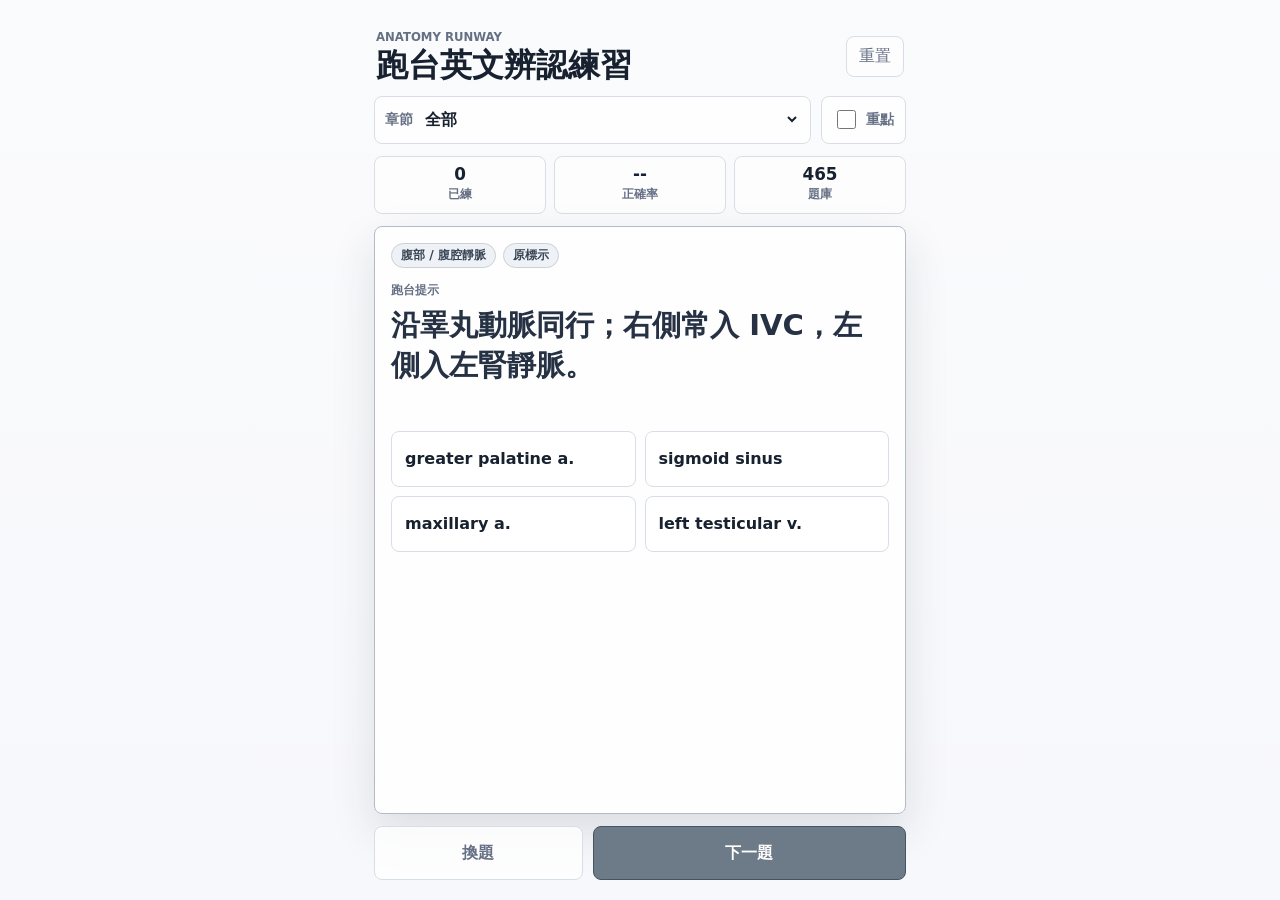
<file: index.html>
<!doctype html>
<html lang="zh-Hant">
  <head>
    <meta charset="utf-8">
    <meta name="viewport" content="width=device-width, initial-scale=1, viewport-fit=cover">
    <meta name="theme-color" content="#f6f7fb">
    <title>跑台英文辨認練習</title>
    <link rel="stylesheet" href="styles-v2.css">
  </head>
  <body>
    <main class="app-shell">
      <header class="topbar">
        <div>
          <p class="eyebrow">Anatomy Runway</p>
          <h1>跑台英文辨認練習</h1>
        </div>
        <button class="ghost-button" id="resetButton" type="button">重置</button>
      </header>

      <section class="control-row" aria-label="練習篩選">
        <label class="select-wrap">
          <span>章節</span>
          <select id="sectionSelect"></select>
        </label>
        <label class="toggle-wrap">
          <input id="markedOnly" type="checkbox">
          <span>重點</span>
        </label>
      </section>

      <section class="stats-strip" aria-label="練習紀錄">
        <div>
          <span class="stat-value" id="seenStat">0</span>
          <span class="stat-label">已練</span>
        </div>
        <div>
          <span class="stat-value" id="accuracyStat">--</span>
          <span class="stat-label">正確率</span>
        </div>
        <div>
          <span class="stat-value" id="poolStat">0</span>
          <span class="stat-label">題庫</span>
        </div>
      </section>

      <section class="quiz-panel" aria-live="polite">
        <div class="card-meta">
          <span id="sectionBadge"></span>
          <span id="markedBadge" hidden>原標示</span>
        </div>

        <div class="prompt-block">
          <p class="prompt-label">跑台提示</p>
          <h2 id="hintPrompt" class="hint-text"></h2>
        </div>

        <div class="history-row" id="historyRow" aria-label="本題作答紀錄"></div>

        <div class="option-grid" id="optionGrid"></div>

        <div class="feedback" id="feedback" hidden>
          <p id="resultText"></p>
          <strong id="answerText"></strong>
          <p id="noteText"></p>
          <figure class="answer-image" id="imagePanel" hidden>
            <img id="answerImage" alt="">
            <figcaption>
              <span id="imageCaption"></span>
              <a id="imageLink" target="_blank" rel="noopener">來源</a>
            </figcaption>
            <p class="image-license" id="imageLicense"></p>
          </figure>
        </div>
      </section>

      <nav class="action-row" aria-label="練習操作">
        <button class="secondary-button" id="skipButton" type="button">換題</button>
        <button class="primary-button" id="nextButton" type="button">下一題</button>
      </nav>
    </main>

    <script src="questions-v2.js"></script>
    <script src="app-v2.js"></script>
  </body>
</html>
</file>
<file: styles-v2.css>
:root {
  color-scheme: light;
  --ink: #18212f;
  --muted: #667085;
  --line: #d8dee8;
  --panel: rgba(255, 255, 255, 0.86);
  --heat-bg: #f6f7fb;
  --heat-soft: #eef2f7;
  --heat-strong: #516170;
  --good: #15804a;
  --bad: #c7362d;
  --blue: #2563eb;
  --shadow: 0 18px 44px rgba(35, 44, 56, 0.13);
  font-family: ui-sans-serif, system-ui, -apple-system, BlinkMacSystemFont, "Segoe UI", sans-serif;
}

* {
  box-sizing: border-box;
}

html {
  min-height: 100%;
  background: var(--heat-bg);
  scroll-padding-bottom: 96px;
}

body {
  min-height: 100vh;
  margin: 0;
  background:
    linear-gradient(180deg, rgba(255, 255, 255, 0.5), rgba(255, 255, 255, 0.12)),
    var(--heat-bg);
  color: var(--ink);
}

button,
select {
  font: inherit;
}

button {
  -webkit-tap-highlight-color: transparent;
}

.app-shell {
  width: min(100%, 560px);
  min-height: 100vh;
  margin: 0 auto;
  padding: max(18px, env(safe-area-inset-top)) 14px max(20px, env(safe-area-inset-bottom));
  display: flex;
  flex-direction: column;
  gap: 12px;
}

.topbar,
.control-row,
.stats-strip,
.quiz-panel,
.action-row {
  width: 100%;
}

.topbar {
  display: flex;
  align-items: center;
  justify-content: space-between;
  gap: 12px;
  padding: 4px 2px 0;
}

.eyebrow {
  margin: 0 0 3px;
  color: var(--muted);
  font-size: 0.73rem;
  font-weight: 700;
  letter-spacing: 0;
  text-transform: uppercase;
}

h1 {
  margin: 0;
  font-size: clamp(1.35rem, 4.8vw, 2rem);
  line-height: 1.15;
  letter-spacing: 0;
}

.ghost-button,
.secondary-button,
.primary-button,
.option-button {
  border: 1px solid var(--line);
  border-radius: 8px;
  cursor: pointer;
}

.ghost-button {
  min-width: 56px;
  padding: 9px 12px;
  background: rgba(255, 255, 255, 0.62);
  color: var(--muted);
}

.control-row {
  display: grid;
  grid-template-columns: 1fr auto;
  gap: 10px;
  align-items: stretch;
}

.select-wrap,
.toggle-wrap {
  min-height: 48px;
  border: 1px solid var(--line);
  border-radius: 8px;
  background: var(--panel);
}

.select-wrap {
  display: grid;
  grid-template-columns: auto 1fr;
  gap: 8px;
  align-items: center;
  padding: 0 10px;
}

.select-wrap span,
.toggle-wrap span {
  color: var(--muted);
  font-size: 0.88rem;
  font-weight: 700;
}

select {
  width: 100%;
  min-width: 0;
  border: 0;
  background: transparent;
  color: var(--ink);
  font-weight: 700;
  outline: none;
}

.toggle-wrap {
  display: flex;
  align-items: center;
  gap: 7px;
  padding: 0 11px;
}

.toggle-wrap input {
  width: 19px;
  height: 19px;
  accent-color: var(--blue);
}

.stats-strip {
  display: grid;
  grid-template-columns: repeat(3, 1fr);
  gap: 8px;
}

.stats-strip div {
  min-height: 58px;
  border: 1px solid var(--line);
  border-radius: 8px;
  background: rgba(255, 255, 255, 0.72);
  display: grid;
  place-items: center;
  padding: 8px;
}

.stat-value {
  font-size: 1.05rem;
  font-weight: 800;
  line-height: 1;
}

.stat-label {
  color: var(--muted);
  font-size: 0.76rem;
  font-weight: 700;
}

.quiz-panel {
  border: 1px solid color-mix(in srgb, var(--heat-strong), var(--line) 72%);
  border-radius: 8px;
  background: var(--panel);
  box-shadow: var(--shadow);
  padding: 16px;
  display: flex;
  flex-direction: column;
  gap: 14px;
  flex: 1;
}

.card-meta {
  display: flex;
  flex-wrap: wrap;
  gap: 7px;
  min-height: 25px;
}

.card-meta span {
  display: inline-flex;
  align-items: center;
  min-height: 25px;
  border: 1px solid color-mix(in srgb, var(--heat-strong), white 70%);
  border-radius: 999px;
  padding: 2px 9px;
  background: var(--heat-soft);
  color: color-mix(in srgb, var(--heat-strong), #0b1220 35%);
  font-size: 0.78rem;
  font-weight: 800;
}

.prompt-block {
  display: grid;
  gap: 6px;
}

.prompt-label {
  margin: 0;
  color: var(--muted);
  font-size: 0.76rem;
  font-weight: 800;
}

h2 {
  margin: 0 0 6px;
  font-size: clamp(1.55rem, 8vw, 2.35rem);
  line-height: 1.14;
  letter-spacing: 0;
}

.hint-text {
  margin: 0;
  color: #263244;
  font-size: clamp(1.25rem, 6vw, 1.82rem);
  line-height: 1.38;
  font-weight: 850;
}

.history-row {
  min-height: 18px;
  display: flex;
  flex-wrap: wrap;
  gap: 5px;
}

.history-dot {
  width: 10px;
  height: 10px;
  border-radius: 999px;
  background: #c7ced8;
}

.history-dot.good {
  background: var(--good);
}

.history-dot.bad {
  background: var(--bad);
}

.option-grid {
  display: grid;
  gap: 9px;
}

.option-button {
  width: 100%;
  min-height: 56px;
  padding: 12px 13px;
  background: #ffffff;
  color: var(--ink);
  text-align: left;
  font-weight: 800;
  line-height: 1.25;
  overflow-wrap: anywhere;
}

.option-button:disabled {
  cursor: default;
  opacity: 0.92;
}

.option-button.correct {
  border-color: color-mix(in srgb, var(--good), white 30%);
  background: #e6f6ec;
  color: #0f6038;
}

.option-button.wrong {
  border-color: color-mix(in srgb, var(--bad), white 28%);
  background: #fee9e7;
  color: #8f251f;
}

.feedback {
  border-top: 1px solid var(--line);
  padding-top: 12px;
  margin-bottom: 104px;
  scroll-margin-bottom: 118px;
}

.feedback p {
  margin: 0;
  color: var(--muted);
  line-height: 1.45;
}

.feedback strong {
  display: block;
  margin: 5px 0;
  color: var(--ink);
  font-size: 1.05rem;
  line-height: 1.35;
  overflow-wrap: anywhere;
}

.feedback.good strong {
  color: var(--good);
}

.feedback.bad strong {
  color: var(--bad);
}

.answer-image {
  margin: 12px 0 0;
  border: 1px solid var(--line);
  border-radius: 8px;
  background: #ffffff;
  overflow: hidden;
  scroll-margin-bottom: 118px;
}

.answer-image img {
  display: block;
  width: 100%;
  max-height: 360px;
  object-fit: contain;
  background: #ffffff;
}

.answer-image figcaption {
  display: flex;
  justify-content: space-between;
  gap: 10px;
  padding: 9px 10px;
  border-top: 1px solid var(--line);
  color: var(--muted);
  font-size: 0.78rem;
  font-weight: 700;
  line-height: 1.35;
}

.answer-image figcaption span {
  min-width: 0;
  overflow-wrap: anywhere;
}

.answer-image a {
  color: var(--blue);
  font-weight: 900;
  white-space: nowrap;
}

.image-license {
  padding: 0 10px 10px;
  font-size: 0.72rem;
  overflow-wrap: anywhere;
}

.action-row {
  display: grid;
  grid-template-columns: 0.8fr 1.2fr;
  gap: 10px;
  position: sticky;
  bottom: max(10px, env(safe-area-inset-bottom));
}

.secondary-button,
.primary-button {
  min-height: 54px;
  padding: 12px;
  font-weight: 900;
}

.secondary-button {
  background: rgba(255, 255, 255, 0.82);
  color: var(--muted);
}

.primary-button {
  border-color: color-mix(in srgb, var(--heat-strong), #111827 18%);
  background: color-mix(in srgb, var(--heat-strong), #ffffff 16%);
  color: #ffffff;
}

@media (min-width: 720px) {
  .app-shell {
    padding-top: 26px;
  }

  .option-grid {
    grid-template-columns: 1fr 1fr;
  }

  .feedback {
    margin-bottom: 0;
  }
}
</file>
